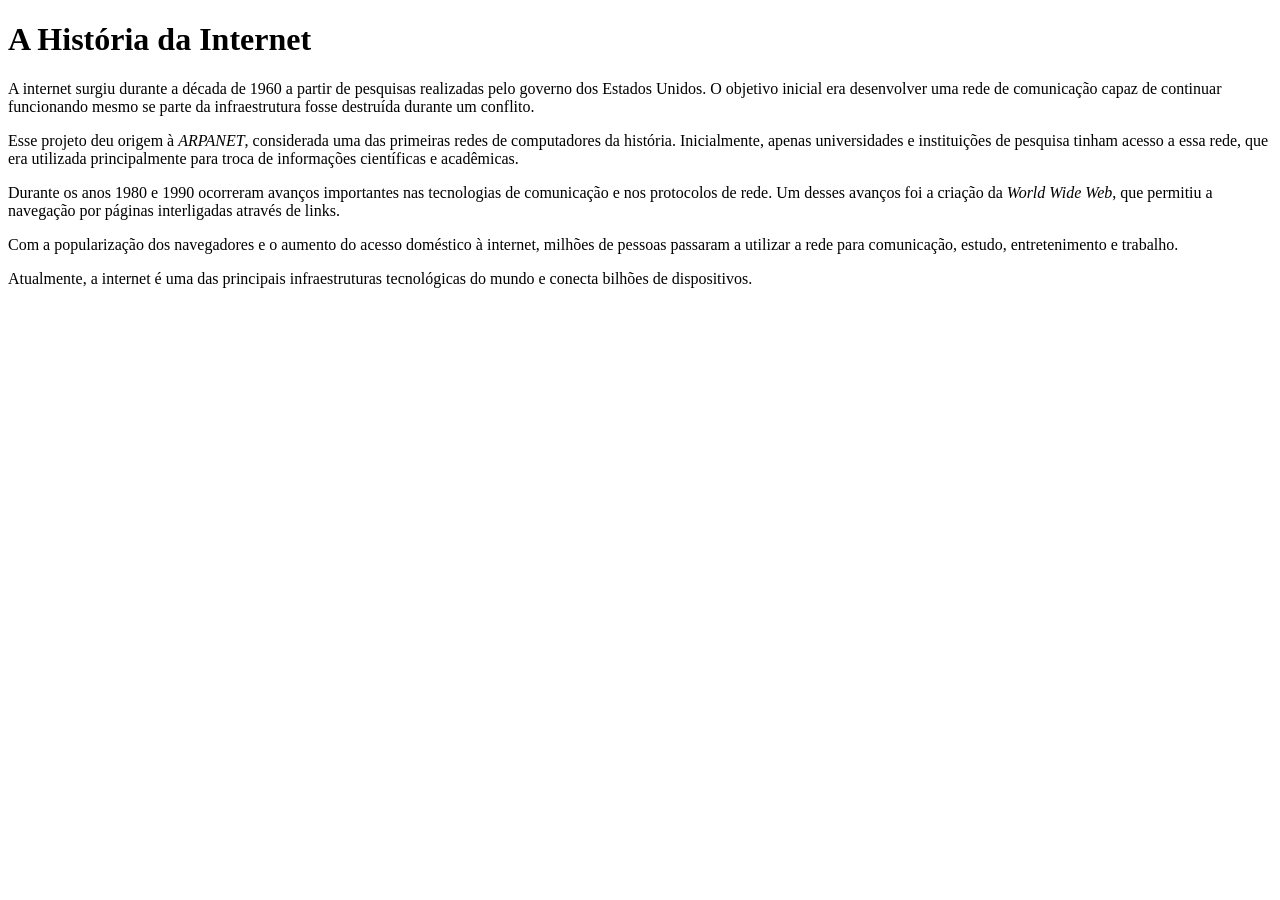
<file: EX01/index.html>
<!doctype html>
<html lang="pt-BR">
  <head>
    <meta charset="UTF-8" />
    <title>A História da Internet</title>
  </head>
  <body>
    <h1>A História da Internet</h1>

    <p>
      A internet surgiu durante a década de 1960 a partir de pesquisas
      realizadas pelo governo dos Estados Unidos. O objetivo inicial era
      desenvolver uma rede de comunicação capaz de continuar funcionando mesmo
      se parte da infraestrutura fosse destruída durante um conflito.
    </p>

    <p>
      Esse projeto deu origem à <em>ARPANET</em>, considerada uma das primeiras
      redes de computadores da história. Inicialmente, apenas universidades e
      instituições de pesquisa tinham acesso a essa rede, que era utilizada
      principalmente para troca de informações científicas e acadêmicas.
    </p>

    <p>
      Durante os anos 1980 e 1990 ocorreram avanços importantes nas tecnologias
      de comunicação e nos protocolos de rede. Um desses avanços foi a criação
      da <em>World Wide Web</em>, que permitiu a navegação por páginas
      interligadas através de links.
    </p>

    <p>
      Com a popularização dos navegadores e o aumento do acesso doméstico à
      internet, milhões de pessoas passaram a utilizar a rede para comunicação,
      estudo, entretenimento e trabalho.
    </p>

    <p>
      Atualmente, a internet é uma das principais infraestruturas tecnológicas
      do mundo e conecta bilhões de dispositivos.
    </p>
  </body>
</html>
</file>
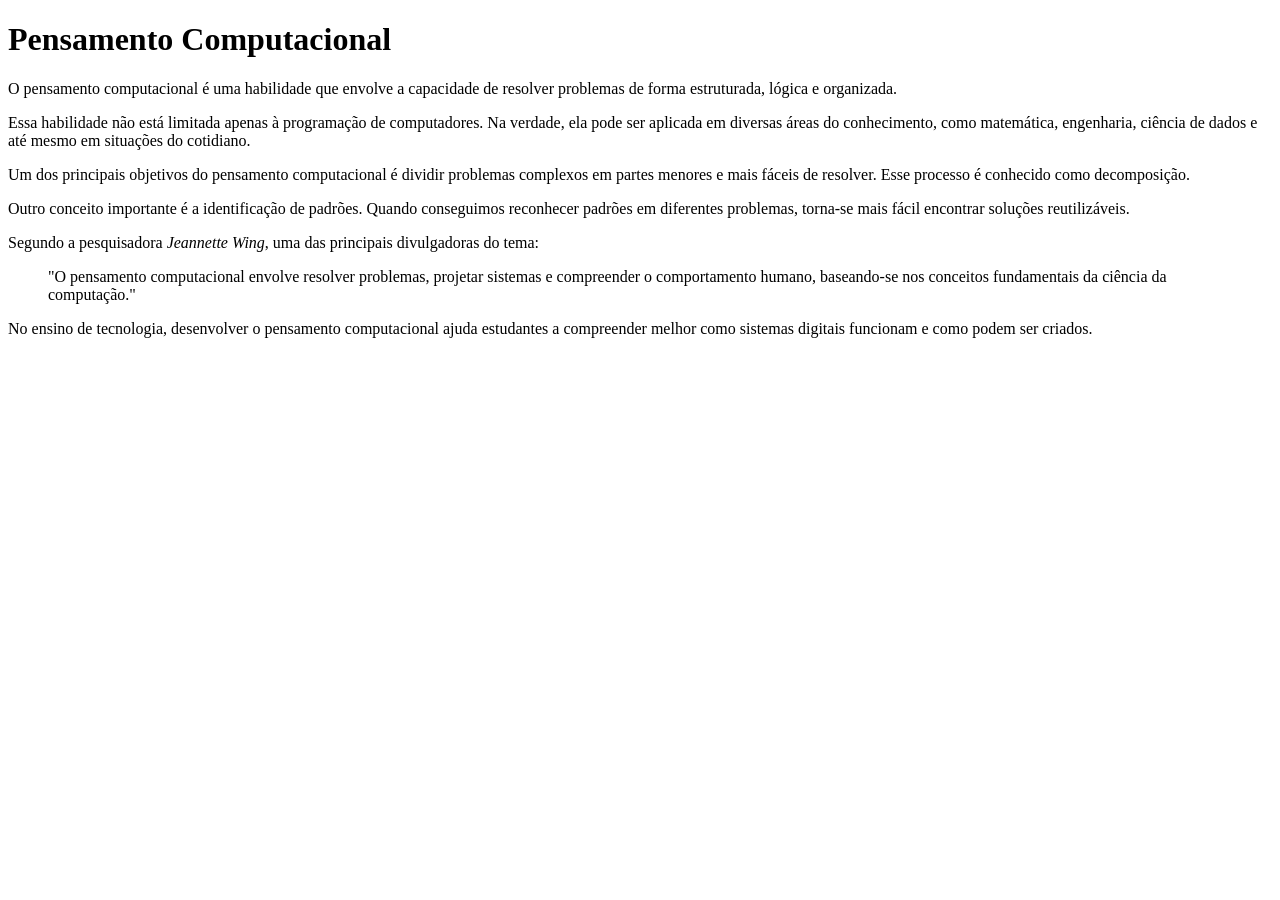
<file: EX02/index.html>
<!doctype html>
<html lang="pt-BR">
  <head>
    <meta charset="UTF-8" />
    <title>Pensamento Computacional</title>
  </head>
  <body>
    <h1>Pensamento Computacional</h1>

    <p>
      O pensamento computacional é uma habilidade que envolve a capacidade de
      resolver problemas de forma estruturada, lógica e organizada.
    </p>

    <p>
      Essa habilidade não está limitada apenas à programação de computadores. Na
      verdade, ela pode ser aplicada em diversas áreas do conhecimento, como
      matemática, engenharia, ciência de dados e até mesmo em situações do
      cotidiano.
    </p>

    <p>
      Um dos principais objetivos do pensamento computacional é dividir
      problemas complexos em partes menores e mais fáceis de resolver. Esse
      processo é conhecido como decomposição.
    </p>

    <p>
      Outro conceito importante é a identificação de padrões. Quando conseguimos
      reconhecer padrões em diferentes problemas, torna-se mais fácil encontrar
      soluções reutilizáveis.
    </p>

    <p>
      Segundo a pesquisadora <cite>Jeannette Wing</cite>, uma das principais
      divulgadoras do tema:
    </p>

    <blockquote>
      <p>
        "O pensamento computacional envolve resolver problemas, projetar
        sistemas e compreender o comportamento humano, baseando-se nos conceitos
        fundamentais da ciência da computação."
      </p>
    </blockquote>

    <p>
      No ensino de tecnologia, desenvolver o pensamento computacional ajuda
      estudantes a compreender melhor como sistemas digitais funcionam e como
      podem ser criados.
    </p>
  </body>
</html>
</file>
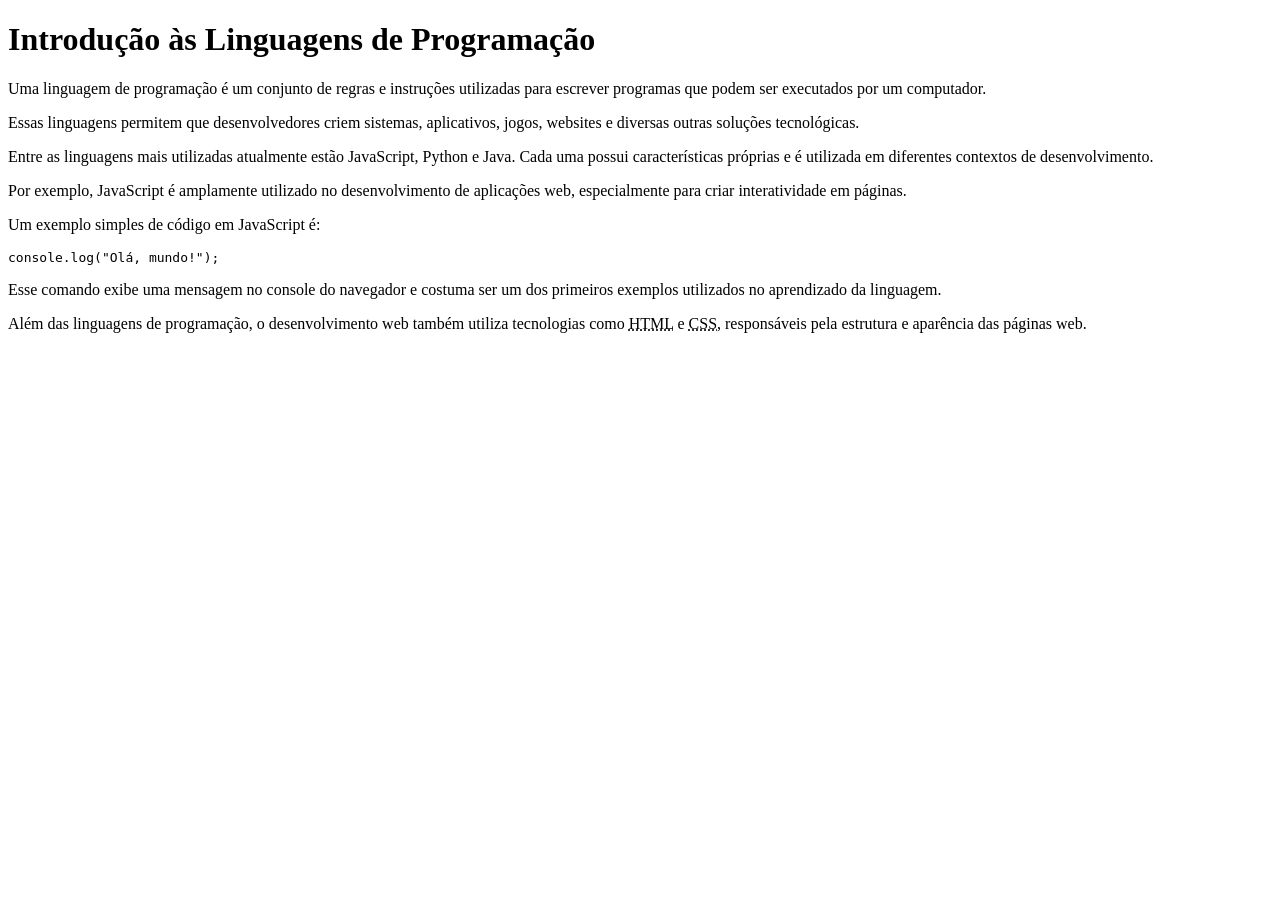
<file: EX03/index.html>
<!doctype html>
<html lang="pt-BR">
  <head>
    <meta charset="UTF-8" />
    <title>Introdução às Linguagens de Programação</title>
  </head>
  <body>
    <h1>Introdução às Linguagens de Programação</h1>

    <p>
      Uma linguagem de programação é um conjunto de regras e instruções
      utilizadas para escrever programas que podem ser executados por um
      computador.
    </p>

    <p>
      Essas linguagens permitem que desenvolvedores criem sistemas, aplicativos,
      jogos, websites e diversas outras soluções tecnológicas.
    </p>

    <p>
      Entre as linguagens mais utilizadas atualmente estão JavaScript, Python e
      Java. Cada uma possui características próprias e é utilizada em diferentes
      contextos de desenvolvimento.
    </p>

    <p>
      Por exemplo, JavaScript é amplamente utilizado no desenvolvimento de
      aplicações web, especialmente para criar interatividade em páginas.
    </p>

    <p>Um exemplo simples de código em JavaScript é:</p>

    <pre><code>console.log("Olá, mundo!");</code></pre>

    <p>
      Esse comando exibe uma mensagem no console do navegador e costuma ser um
      dos primeiros exemplos utilizados no aprendizado da linguagem.
    </p>

    <p>
      Além das linguagens de programação, o desenvolvimento web também utiliza
      tecnologias como <abbr title="HyperText Markup Language">HTML</abbr> e
      <abbr title="Cascading Style Sheets">CSS</abbr>, responsáveis pela
      estrutura e aparência das páginas web.
    </p>
  </body>
</html>
</file>
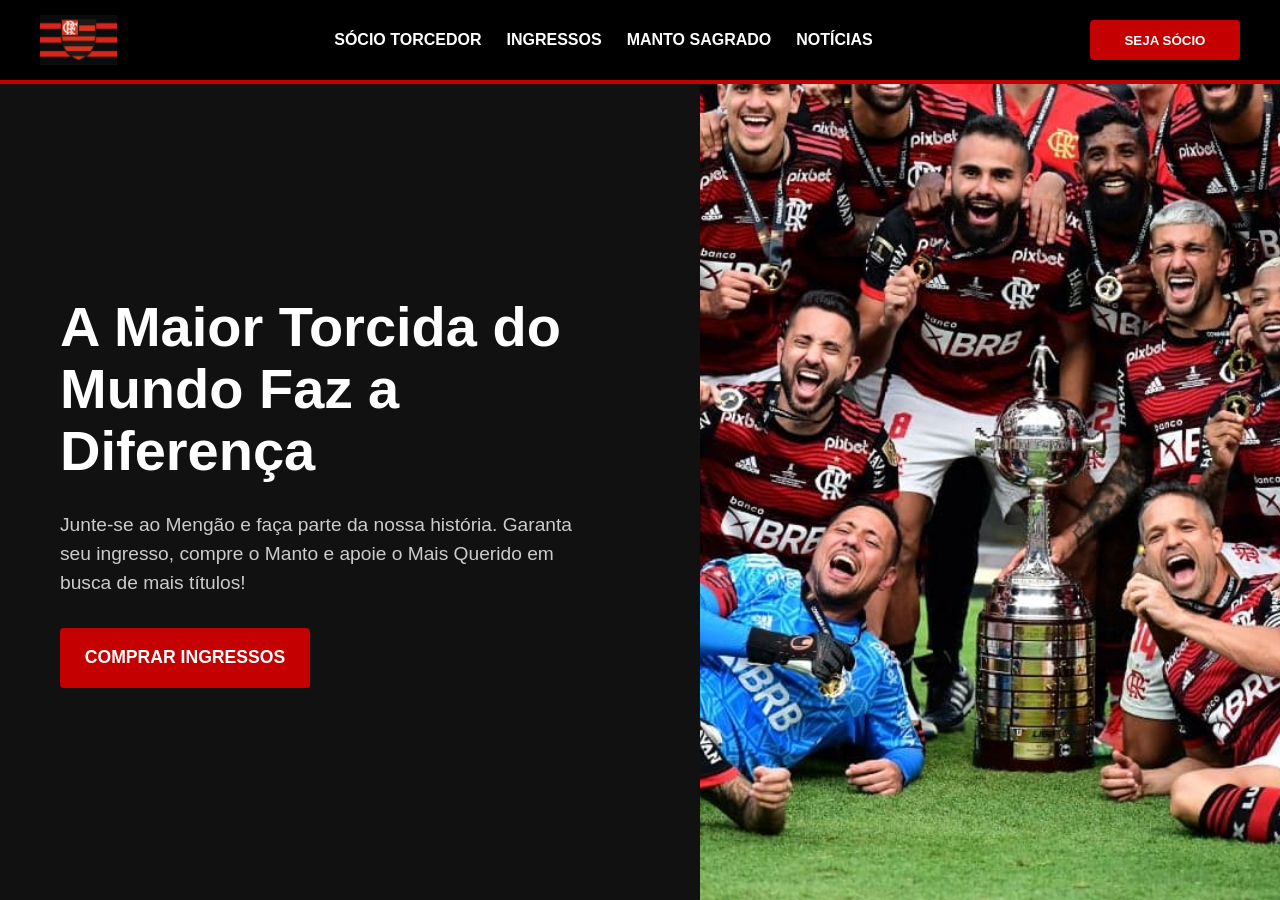
<file: Criação de layouts usando flexbox/layout1/index.html>
<!DOCTYPE html>
<html lang="pt-BR">
<head>
    <meta charset="UTF-8">
    <title>Layout 1 - Flamengo</title>
    <link rel="stylesheet" href="style.css">
</head>
<body>
    <header class="header">
        <img src="bandeiramengo.jpg" alt="Logo Flamengo" class="logo">
        
        <nav class="nav">
            <a href="#" class="nav-item">Sócio Torcedor</a>
            <a href="#" class="nav-item">Ingressos</a>
            <a href="#" class="nav-item">Manto Sagrado</a>
            <a href="#" class="nav-item">Notícias</a>
        </nav>
        
        <button class="btn-primary">Seja Sócio</button>
    </header>

    <main class="main-content">
        <section class="left-panel">
            <h1 class="h1-text">A Maior Torcida do Mundo Faz a Diferença</h1>
            <p class="p-text">Junte-se ao Mengão e faça parte da nossa história. Garanta seu ingresso, compre o Manto e apoie o Mais Querido em busca de mais títulos!</p>
            <button class="btn-secondary">Comprar Ingressos</button>
        </section>

        <section class="right-panel">
            <img src="LibertadoresMengo.jpeg" alt="Campeões da Libertadores" class="hero-image">
        </section>
    </main>
</body>
</html>
</file>
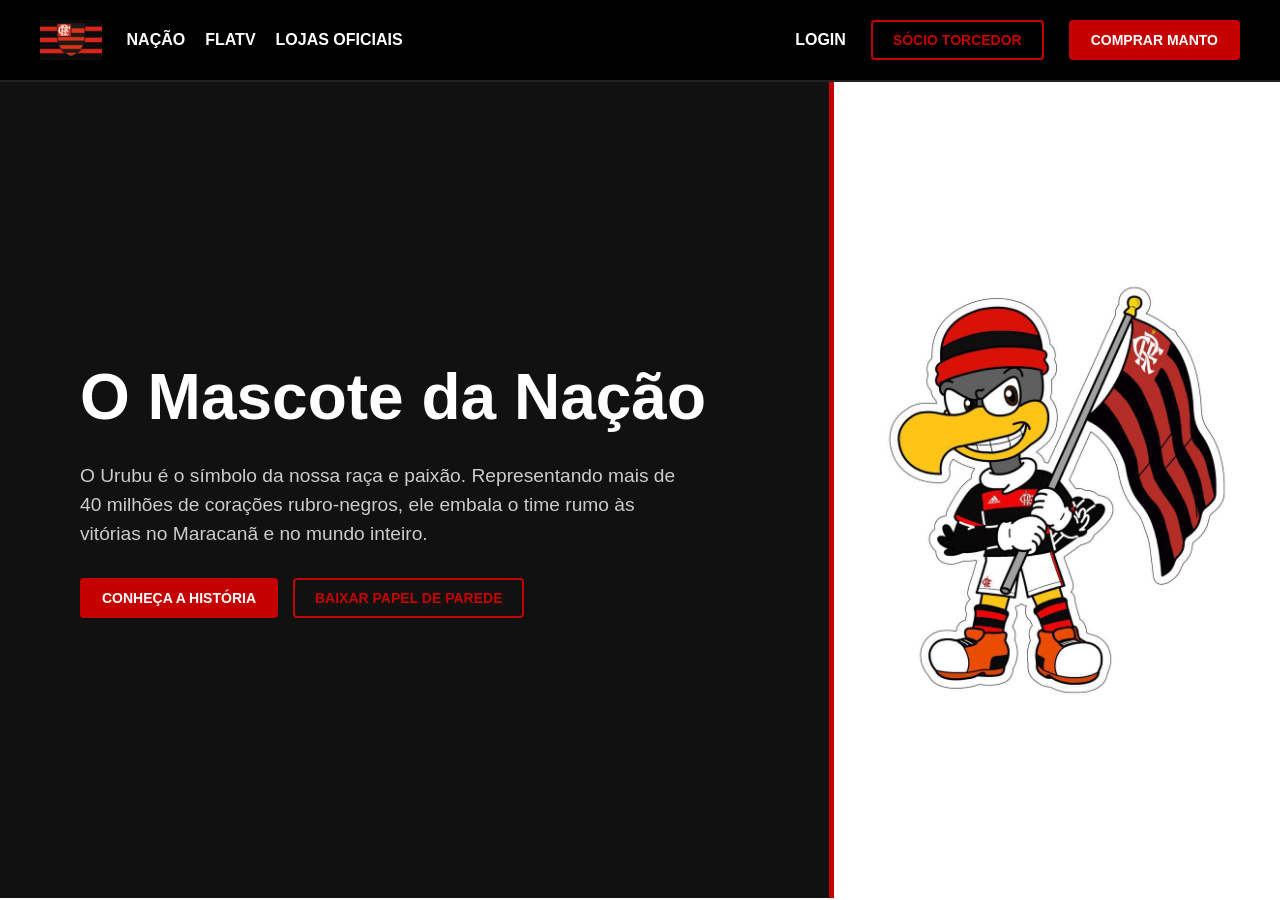
<file: Criação de layouts usando flexbox/layout2/index.html>
<!DOCTYPE html>
<html lang="pt-BR">
<head>
    <meta charset="UTF-8">
    <title>Layout 2 - Flamengo</title>
    <link rel="stylesheet" href="style.css">
</head>
<body>
    <header class="header">
        <div class="header-left">
            <img src="bandeiramengo.jpg" alt="Logo" class="logo">
            <nav class="nav">
                <a href="#" class="nav-item">Nação</a>
                <a href="#" class="nav-item">FlaTV</a>
                <a href="#" class="nav-item">Lojas Oficiais</a>
            </nav>
        </div>
        <div class="header-right">
            <a href="#" class="nav-item">Login</a>
            <button class="btn-outline">Sócio Torcedor</button>
            <button class="btn-solid">Comprar Manto</button>
        </div>
    </header>

    <main class="main-content">
        <section class="left-panel">
            <h1 class="h1-text">O Mascote da Nação</h1>
            <p class="p-text">O Urubu é o símbolo da nossa raça e paixão. Representando mais de 40 milhões de corações rubro-negros, ele embala o time rumo às vitórias no Maracanã e no mundo inteiro.</p>
            <div class="action-group">
                <button class="btn-solid">Conheça a História</button>
                <button class="btn-outline">Baixar Papel de Parede</button>
            </div>
        </section>

        <section class="right-panel">
            <img src="logoMengo.jpg" alt="Mascote Flamengo" class="visual-img">
        </section>
    </main>
</body>
</html>
</file>
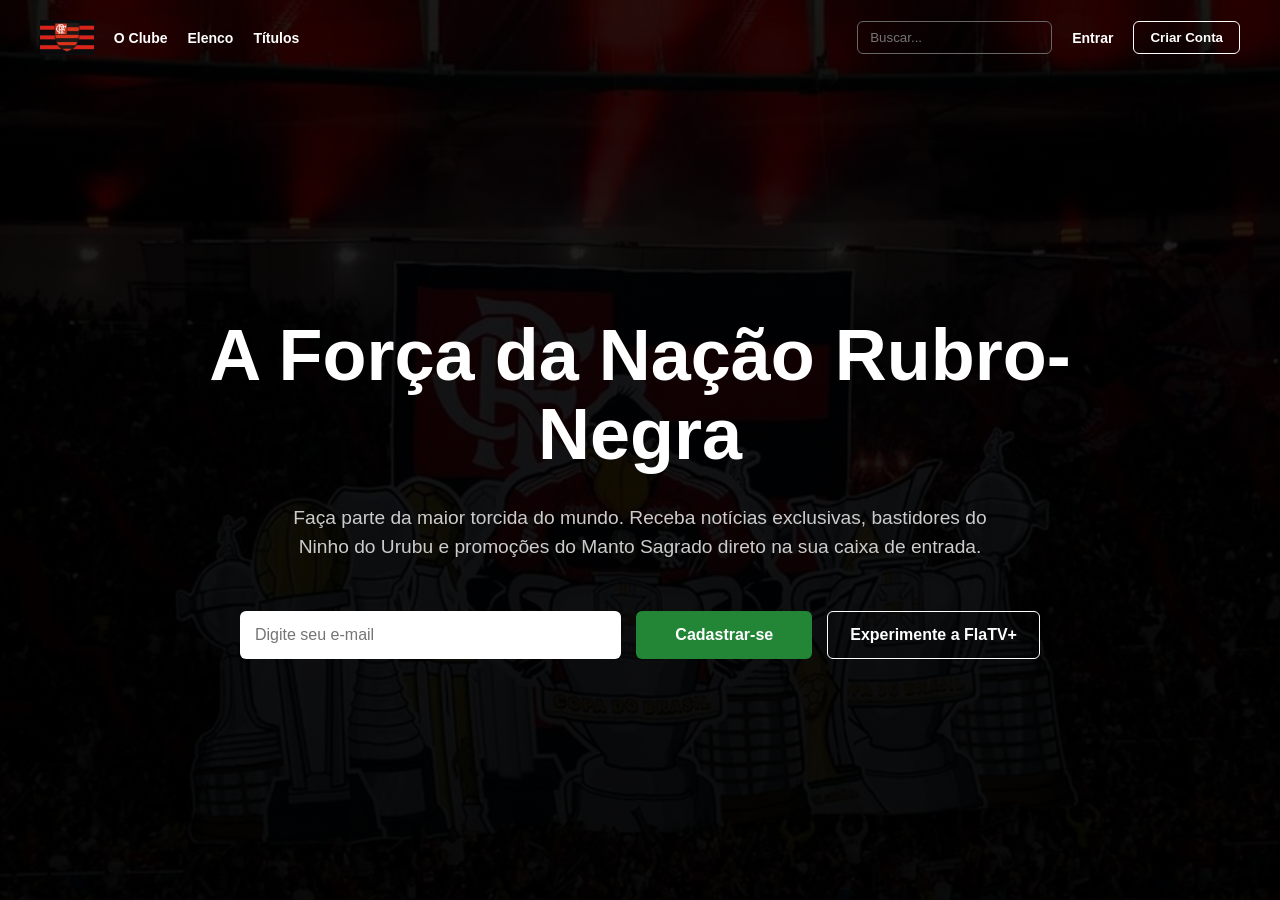
<file: Criação de layouts usando flexbox/layout3/index.html>
<!DOCTYPE html>
<html lang="pt-BR">
<head>
    <meta charset="UTF-8">
    <title>Layout 3 - Flamengo</title>
    <link rel="stylesheet" href="style.css">
</head>
<body>
    <header class="header">
        <div class="nav-left">
            <img src="bandeiramengo.jpg" alt="Logo" class="logo">
            <nav class="nav">
                <a href="#">O Clube</a>
                <a href="#">Elenco</a>
                <a href="#">Títulos</a>
            </nav>
        </div>
        <div class="nav-right">
            <input type="text" placeholder="Buscar..." class="search-input">
            <a href="#" class="login-link">Entrar</a>
            <button class="btn-signup">Criar Conta</button>
        </div>
    </header>

    <main class="main-content">
        <h1 class="main-title">A Força da Nação Rubro-Negra</h1>
        <p class="sub-text">Faça parte da maior torcida do mundo. Receba notícias exclusivas, bastidores do Ninho do Urubu e promoções do Manto Sagrado direto na sua caixa de entrada.</p>
        
        <div class="form-group">
            <input type="email" placeholder="Digite seu e-mail" class="email-input">
            <button class="btn-submit">Cadastrar-se</button>
            <button class="btn-outline-white">Experimente a FlaTV+</button>
        </div>
    </main>
</body>
</html>
</file>
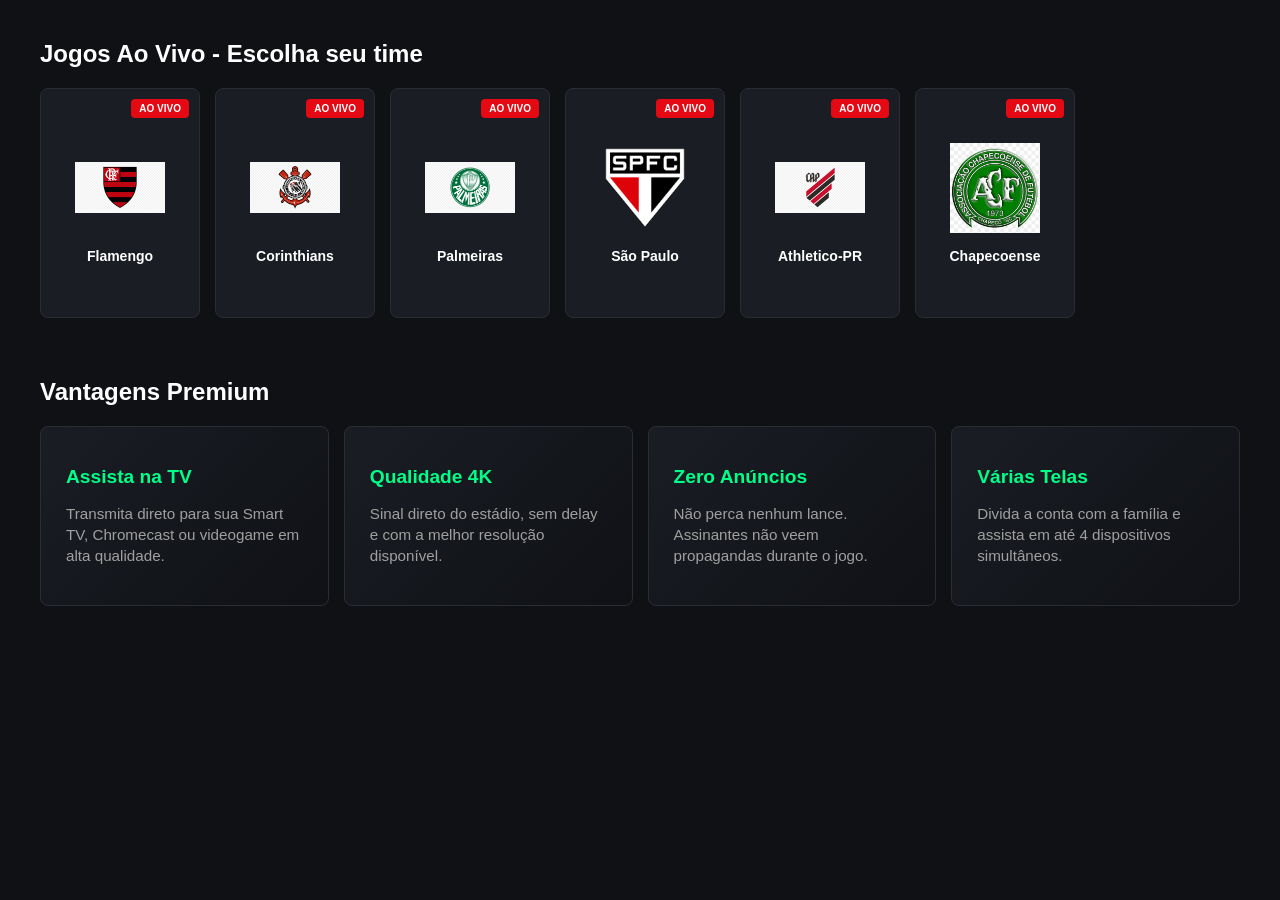
<file: Criação de layouts usando flexbox/layout4/index.html>
<!DOCTYPE html>
<html lang="pt-BR">
<head>
    <meta charset="UTF-8">
    <title>Layout 4 - Futebol Ao Vivo</title>
    <link rel="stylesheet" href="style.css">
</head>
<body>
    <main class="container">
        <section class="row">
            <h2 class="section-title">Jogos Ao Vivo - Escolha seu time</h2>
            <div class="cards-flex">
                <div class="card-v">
                    <img src="flamengo.png" alt="Flamengo">
                    <span class="team-name">Flamengo</span>
                    <div class="live-badge">AO VIVO</div>
                </div>
                <div class="card-v">
                    <img src="corinthians.png" alt="Corinthians">
                    <span class="team-name">Corinthians</span>
                    <div class="live-badge">AO VIVO</div>
                </div>
                <div class="card-v">
                    <img src="palmeiras.png" alt="Palmeiras">
                    <span class="team-name">Palmeiras</span>
                    <div class="live-badge">AO VIVO</div>
                </div>
                <div class="card-v">
                    <img src="sao-paulo.png" alt="São Paulo">
                    <span class="team-name">São Paulo</span>
                    <div class="live-badge">AO VIVO</div>
                </div>
                <div class="card-v">
                    <img src="athletico-paranaense.png" alt="Athletico-PR">
                    <span class="team-name">Athletico-PR</span>
                    <div class="live-badge">AO VIVO</div>
                </div>
                <div class="card-v">
                    <img src="chape.png" alt="Chapecoense">
                    <span class="team-name">Chapecoense</span>
                    <div class="live-badge">AO VIVO</div>
                </div>
            </div>
        </section>

        <section class="row">
            <h2 class="section-title">Vantagens Premium</h2>
            <div class="cards-flex">
                <div class="card-h">
                    <h3 class="card-h-title">Assista na TV</h3>
                    <p class="card-h-text">Transmita direto para sua Smart TV, Chromecast ou videogame em alta qualidade.</p>
                </div>
                <div class="card-h">
                    <h3 class="card-h-title">Qualidade 4K</h3>
                    <p class="card-h-text">Sinal direto do estádio, sem delay e com a melhor resolução disponível.</p>
                </div>
                <div class="card-h">
                    <h3 class="card-h-title">Zero Anúncios</h3>
                    <p class="card-h-text">Não perca nenhum lance. Assinantes não veem propagandas durante o jogo.</p>
                </div>
                <div class="card-h">
                    <h3 class="card-h-title">Várias Telas</h3>
                    <p class="card-h-text">Divida a conta com a família e assista em até 4 dispositivos simultâneos.</p>
                </div>
            </div>
        </section>
    </main>
</body>
</html>
</file>
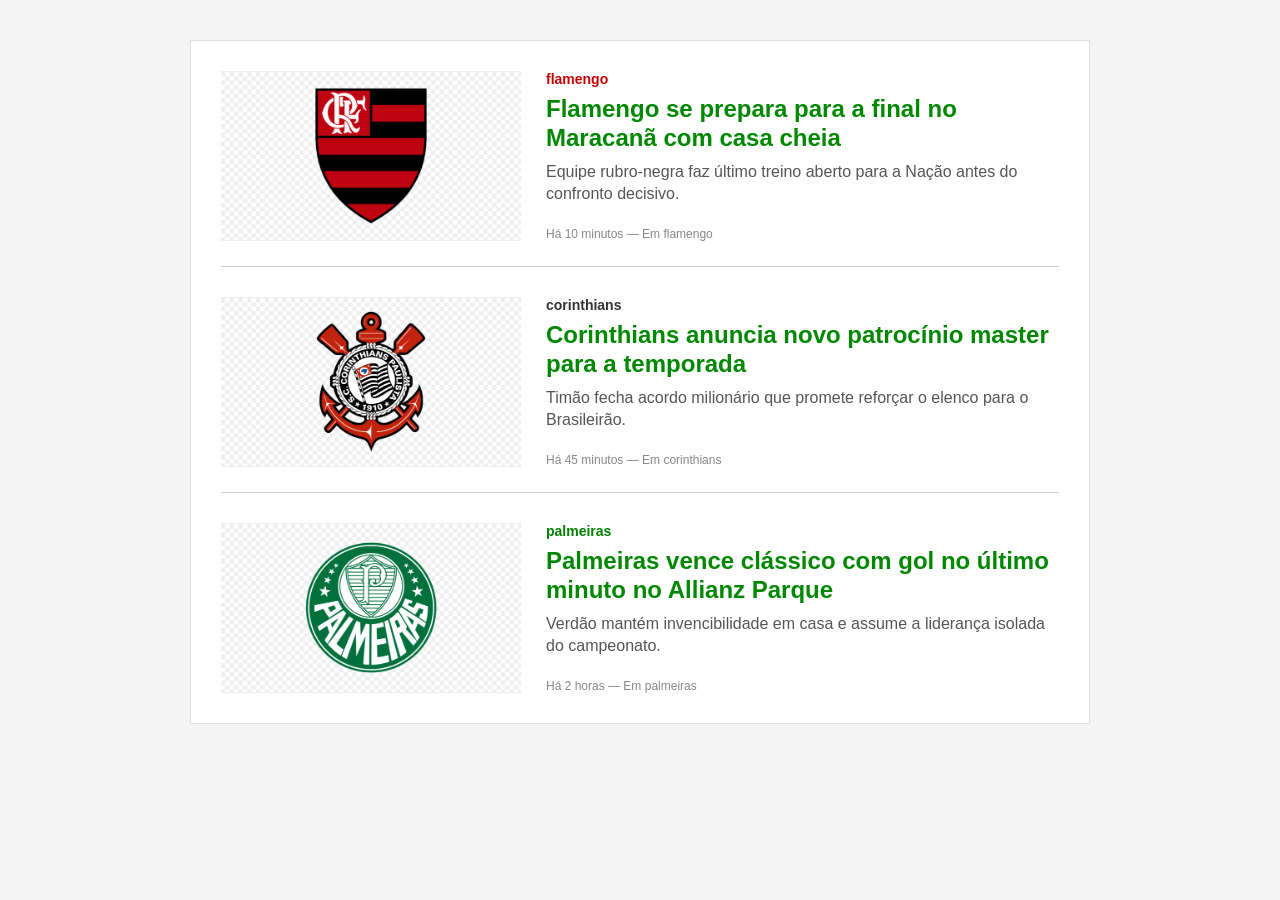
<file: Criação de layouts usando flexbox/layout5/index.html>
<!DOCTYPE html>
<html lang="pt-BR">
<head>
    <meta charset="UTF-8">
    <title>Layout 5 - Notícias</title>
    <link rel="stylesheet" href="style.css">
</head>
<body>
    <main class="news-feed">
        <article class="news-item">
            <img src="flamengo.png" alt="Notícia Flamengo" class="news-thumb">
            <div class="news-content">
                <span class="category flamengo">flamengo</span>
                <h2 class="news-title">Flamengo se prepara para a final no Maracanã com casa cheia</h2>
                <p class="news-subtitle">Equipe rubro-negra faz último treino aberto para a Nação antes do confronto decisivo.</p>
                <span class="timestamp">Há 10 minutos — Em flamengo</span>
            </div>
        </article>

        <article class="news-item">
            <img src="corinthians.png" alt="Notícia Corinthians" class="news-thumb">
            <div class="news-content">
                <span class="category corinthians">corinthians</span>
                <h2 class="news-title">Corinthians anuncia novo patrocínio master para a temporada</h2>
                <p class="news-subtitle">Timão fecha acordo milionário que promete reforçar o elenco para o Brasileirão.</p>
                <span class="timestamp">Há 45 minutos — Em corinthians</span>
            </div>
        </article>

        <article class="news-item">
            <img src="palmeiras.png" alt="Notícia Palmeiras" class="news-thumb">
            <div class="news-content">
                <span class="category palmeiras">palmeiras</span>
                <h2 class="news-title">Palmeiras vence clássico com gol no último minuto no Allianz Parque</h2>
                <p class="news-subtitle">Verdão mantém invencibilidade em casa e assume a liderança isolada do campeonato.</p>
                <span class="timestamp">Há 2 horas — Em palmeiras</span>
            </div>
        </article>
    </main>
</body>
</html>
</file>
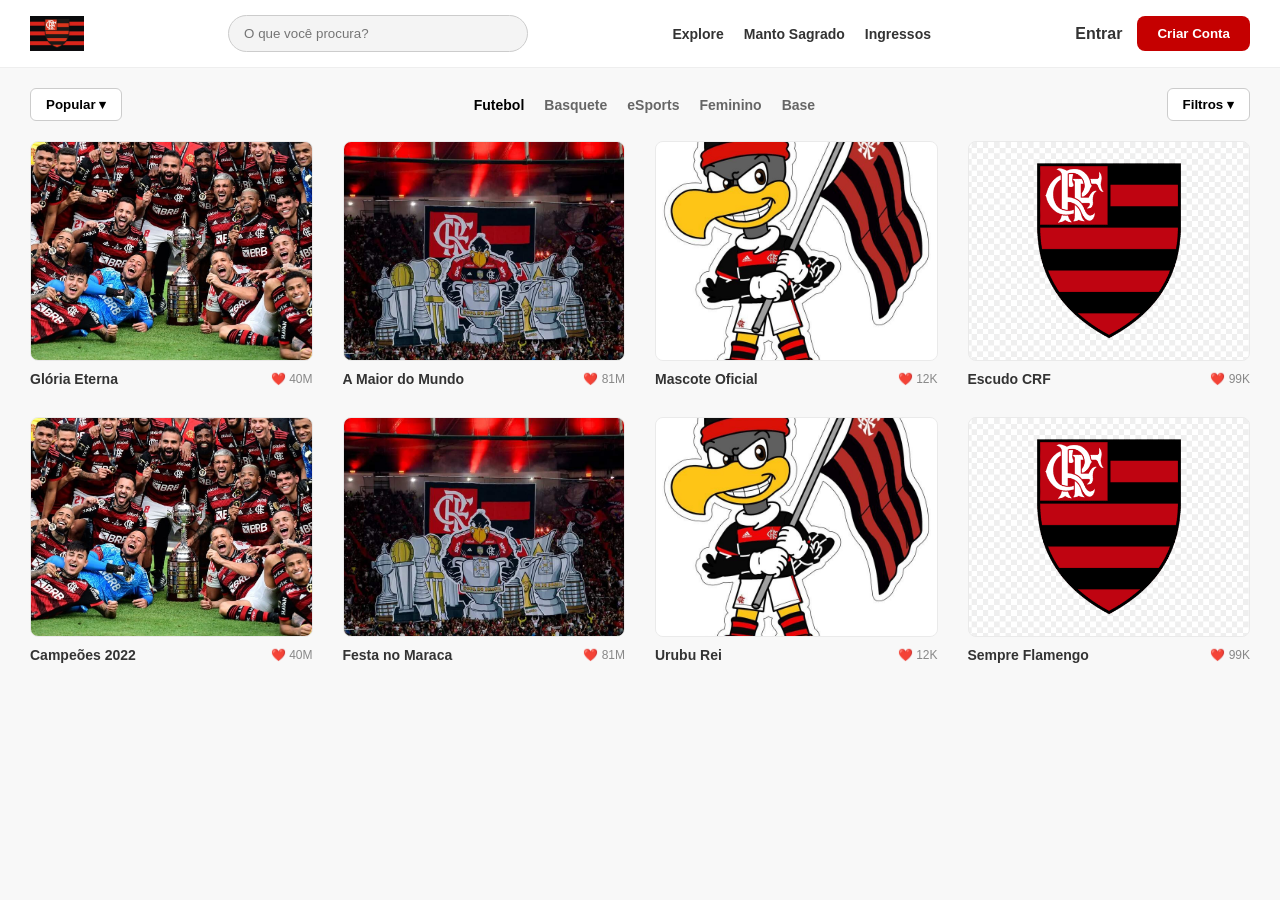
<file: Criação de layouts usando flexbox/layout6/index.html>
<!doctype html>
<html lang="pt-BR">
  <head>
    <meta charset="UTF-8" />
    <title>Layout 6 - Grid Flamengo</title>
    <link rel="stylesheet" href="style.css" />
  </head>
  <body>
    <header class="header">
      <img src="bandeiramengo.jpg" alt="Logo" class="logo" />
      <div class="search-bar">
        <input type="text" placeholder="O que você procura?" />
      </div>
      <nav class="nav">
        <a href="#">Explore</a>
        <a href="#">Manto Sagrado</a>
        <a href="#">Ingressos</a>
      </nav>
      <div class="auth-buttons">
        <a href="#" class="login">Entrar</a>
        <button class="signup">Criar Conta</button>
      </div>
    </header>

    <div class="filters-section">
      <button class="btn-filter">Popular ▾</button>
      <nav class="categories">
        <a href="#" class="active">Futebol</a>
        <a href="#">Basquete</a>
        <a href="#">eSports</a>
        <a href="#">Feminino</a>
        <a href="#">Base</a>
      </nav>
      <button class="btn-filter">Filtros ▾</button>
    </div>

    <main class="grid-container">
      <article class="card">
        <img src="LibertadoresMengo.jpeg" alt="Libertadores" class="card-img" />
        <div class="card-footer">
          <span class="card-title">Glória Eterna</span>
          <span class="card-stats">❤️ 40M</span>
        </div>
      </article>
      <article class="card">
        <img src="Torcida-do-Flamengo.jpg" alt="Torcida" class="card-img" />
        <div class="card-footer">
          <span class="card-title">A Maior do Mundo</span>
          <span class="card-stats">❤️ 81M</span>
        </div>
      </article>
      <article class="card">
        <img src="logoMengo.jpg" alt="Mascote" class="card-img" />
        <div class="card-footer">
          <span class="card-title">Mascote Oficial</span>
          <span class="card-stats">❤️ 12K</span>
        </div>
      </article>
      <article class="card">
        <img src="flamengo.png" alt="Escudo" class="card-img" />
        <div class="card-footer">
          <span class="card-title">Escudo CRF</span>
          <span class="card-stats">❤️ 99K</span>
        </div>
      </article>
      <article class="card">
        <img src="LibertadoresMengo.jpeg" alt="Libertadores" class="card-img" />
        <div class="card-footer">
          <span class="card-title">Campeões 2022</span>
          <span class="card-stats">❤️ 40M</span>
        </div>
      </article>
      <article class="card">
        <img src="Torcida-do-Flamengo.jpg" alt="Torcida" class="card-img" />
        <div class="card-footer">
          <span class="card-title">Festa no Maraca</span>
          <span class="card-stats">❤️ 81M</span>
        </div>
      </article>
      <article class="card">
        <img src="logoMengo.jpg" alt="Mascote" class="card-img" />
        <div class="card-footer">
          <span class="card-title">Urubu Rei</span>
          <span class="card-stats">❤️ 12K</span>
        </div>
      </article>
      <article class="card">
        <img src="flamengo.png" alt="Escudo" class="card-img" />
        <div class="card-footer">
          <span class="card-title">Sempre Flamengo</span>
          <span class="card-stats">❤️ 99K</span>
        </div>
      </article>
    </main>
  </body>
</html>
</file>
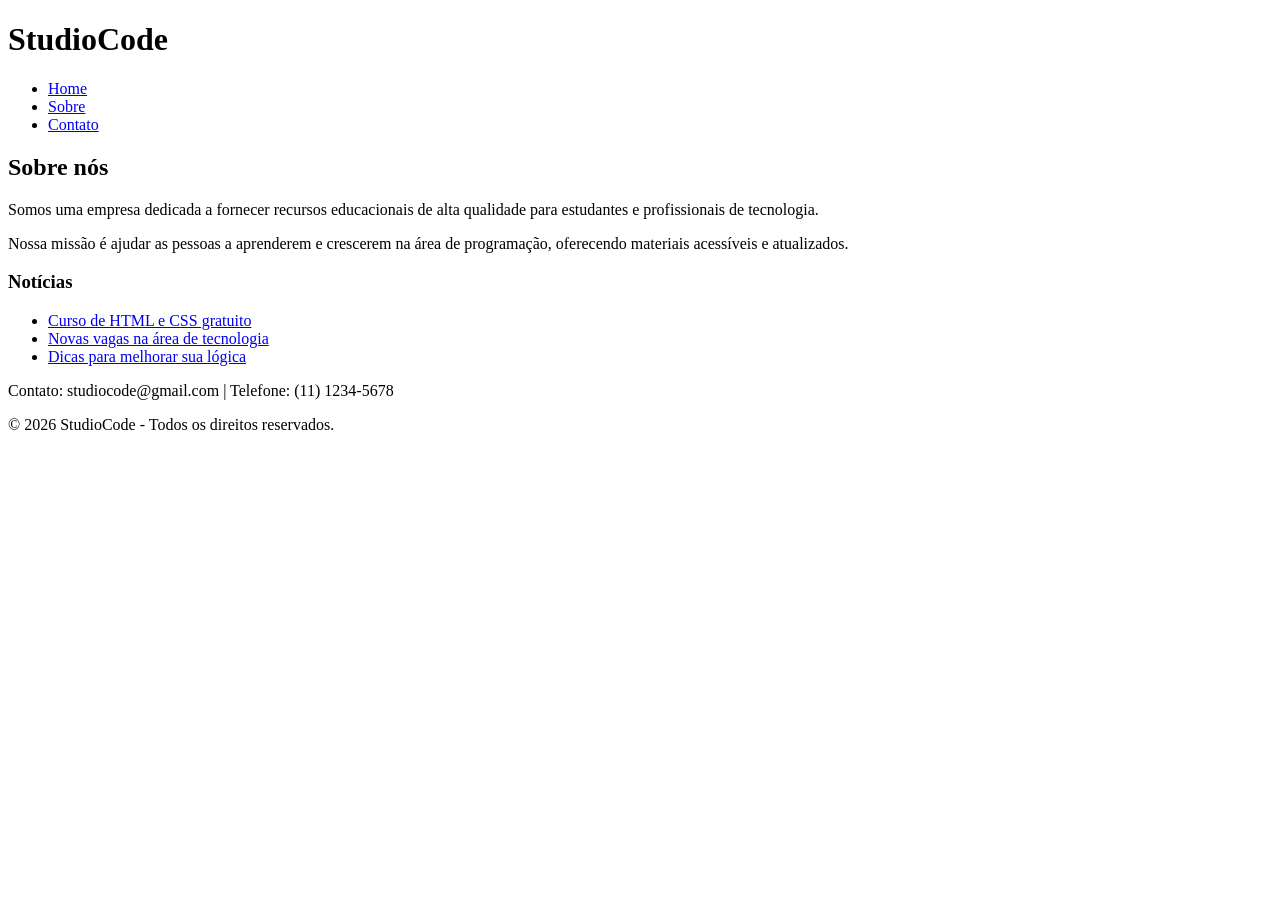
<file: Estrutura HTML Semântico/ex01/index.html>
<!DOCTYPE html>
<html lang="pt-br">
<head>
    <meta charset="UTF-8">
    <meta name="viewport" content="width=device-width, initial-scale=1.0">
    <title>Ex01 - StudioCode - Home</title>
</head>
<body>
    <header>
        <h1>StudioCode</h1>
        <nav>
            <ul>
                <li><a href="#home">Home</a></li>
                <li><a href="#sobre">Sobre</a></li>
                <li><a href="#contato">Contato</a></li>
            </ul>
        </nav>
    </header>

    <main>
        <section id="sobre">
            <h2>Sobre nós</h2>
            <p>Somos uma empresa dedicada a fornecer recursos educacionais de alta qualidade para estudantes e profissionais de tecnologia.</p>
            <p>Nossa missão é ajudar as pessoas a aprenderem e crescerem na área de programação, oferecendo materiais acessíveis e atualizados.</p>
        </section>
    </main>

    <aside>
        <h3>Notícias</h3>
        <ul>
            <li><a href="#">Curso de HTML e CSS gratuito</a></li>
            <li><a href="#">Novas vagas na área de tecnologia</a></li>
            <li><a href="#">Dicas para melhorar sua lógica</a></li>
        </ul>
    </aside>

    <footer>
        <p>Contato: studiocode@gmail.com | Telefone: (11) 1234-5678</p>
        <p>&copy; 2026 StudioCode - Todos os direitos reservados.</p>
    </footer>
</body>
</html>
</file>
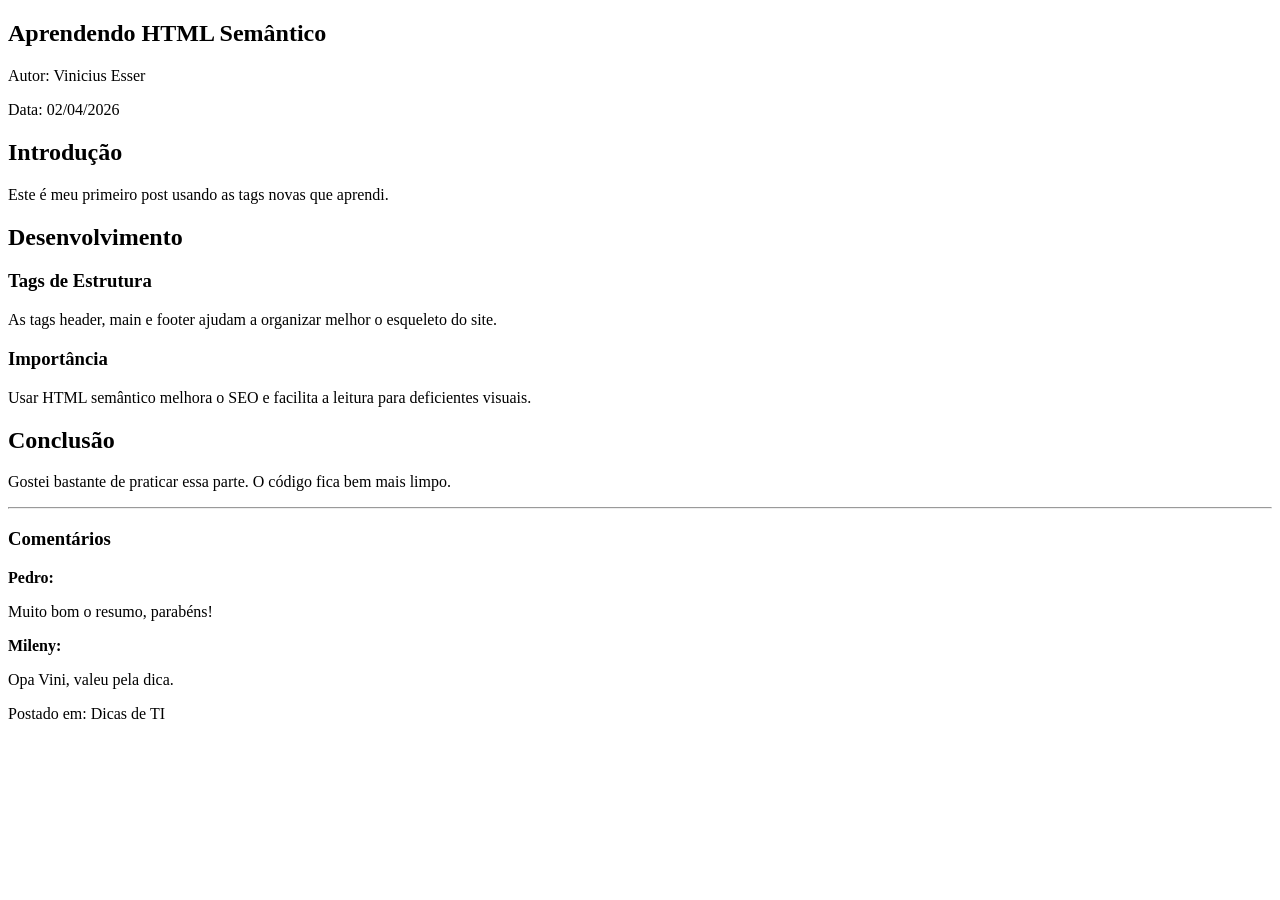
<file: Estrutura HTML Semântico/ex02/index.html>
<!DOCTYPE html>
<html lang="pt-br">
<head>
    <meta charset="UTF-8">
    <meta name="viewport" content="width=device-width, initial-scale=1.0">
    <title>Ex02 - Meu Blog</title>
</head>
<body>
    <article>
        <header>
            <h1>Aprendendo HTML Semântico</h1>
            <p>Autor: Vinicius Esser</p>
            <p>Data: <time datetime="2026-04-02">02/04/2026</time></p>
        </header>

        <section>
            <h2>Introdução</h2>
            <p>Este é meu primeiro post usando as tags novas que aprendi.</p>
        </section>

        <section>
            <h2>Desenvolvimento</h2>
            <h3>Tags de Estrutura</h3>
            <p>As tags header, main e footer ajudam a organizar melhor o esqueleto do site.</p>
            
            <h3>Importância</h3>
            <p>Usar HTML semântico melhora o SEO e facilita a leitura para deficientes visuais.</p>
        </section>

        <section>
            <h2>Conclusão</h2>
            <p>Gostei bastante de praticar essa parte. O código fica bem mais limpo.</p>
        </section>

        <hr>
        <section>
            <h3>Comentários</h3>
            <article>
                <header><strong>Pedro:</strong></header>
                <p>Muito bom o resumo, parabéns!</p>
            </article>
            <article>
                <header><strong>Mileny:</strong></header>
                <p>Opa Vini, valeu pela dica.</p>
            </article>
        </section>

        <footer>
            <p>Postado em: Dicas de TI</p>
        </footer>
    </article>
</body>
</html>
</file>
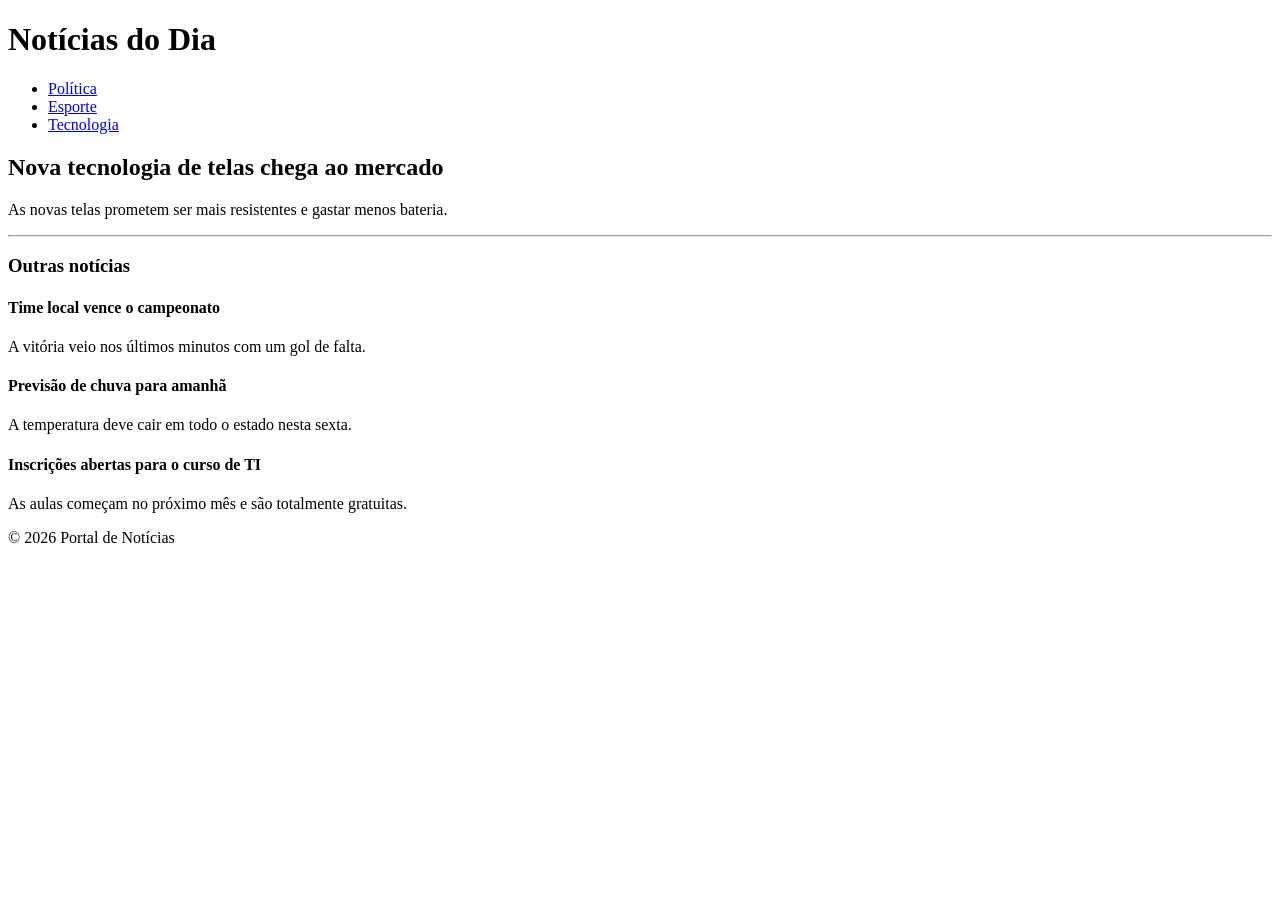
<file: Estrutura HTML Semântico/ex03/index.html>
<!DOCTYPE html>
<html lang="pt-br">
<head>
    <meta charset="UTF-8">
    <meta name="viewport" content="width=device-width, initial-scale=1.0">
    <title>Ex03 - Portal de Notícias</title>
</head>
<body>
    <header>
        <h1>Notícias do Dia</h1>
        <nav>
            <ul>
                <li><a href="#">Política</a></li>
                <li><a href="#">Esporte</a></li>
                <li><a href="#">Tecnologia</a></li>
            </ul>
        </nav>
    </header>

    <main>
        <section>
            <article>
                <h2>Nova tecnologia de telas chega ao mercado</h2>
                <p>As novas telas prometem ser mais resistentes e gastar menos bateria.</p>
            </article>
        </section>

        <hr>
        <section>
            <h3>Outras notícias</h3>
            <article>
                <h4>Time local vence o campeonato</h4>
                <p>A vitória veio nos últimos minutos com um gol de falta.</p>
            </article>
            <article>
                <h4>Previsão de chuva para amanhã</h4>
                <p>A temperatura deve cair em todo o estado nesta sexta.</p>
            </article>
            <article>
                <h4>Inscrições abertas para o curso de TI</h4>
                <p>As aulas começam no próximo mês e são totalmente gratuitas.</p>
            </article>
        </section>
    </main>

    <footer>
        <p>&copy; 2026 Portal de Notícias</p>
    </footer>
</body>
</html>
</file>
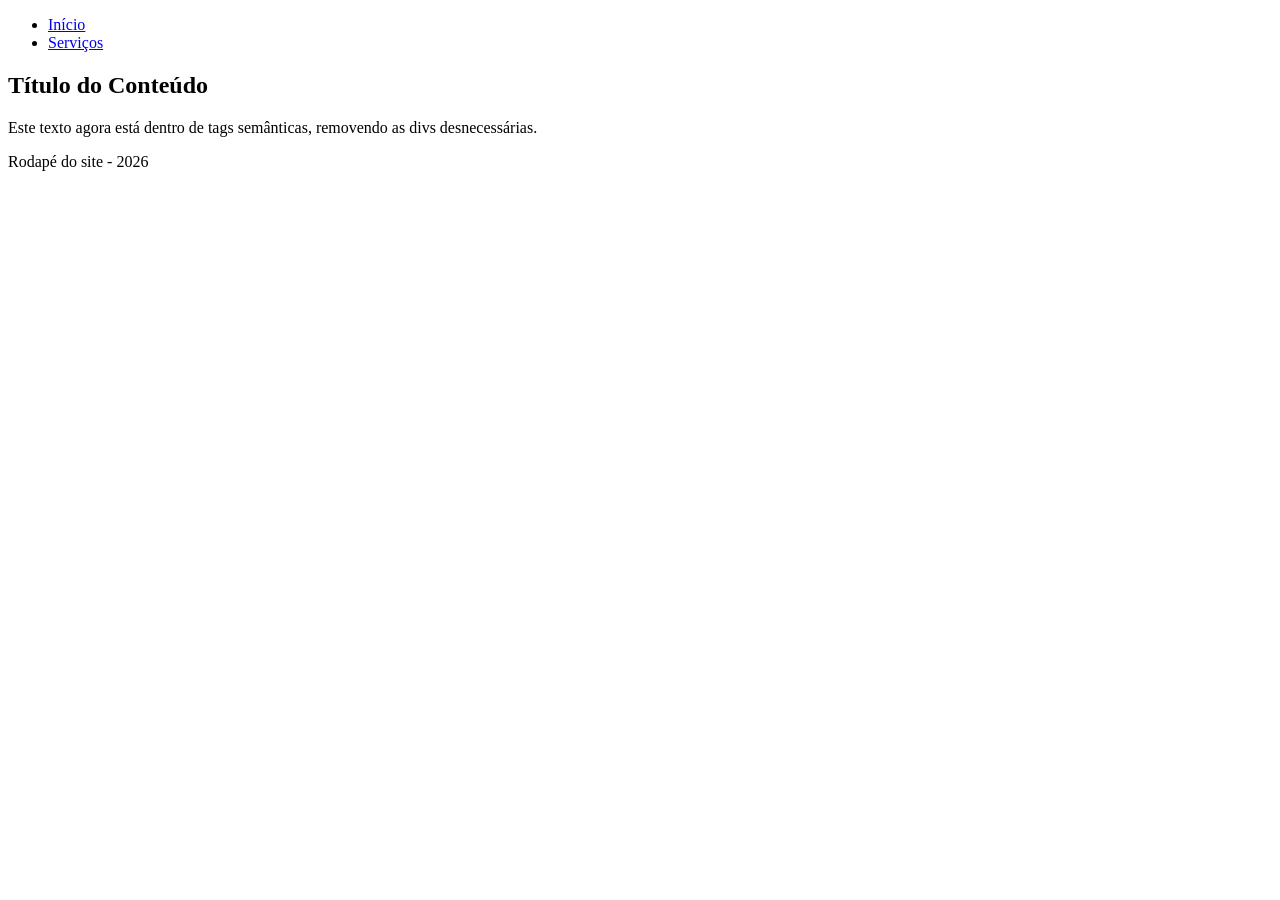
<file: Estrutura HTML Semântico/ex04/index.html>
<!DOCTYPE html>
<html lang="pt-br">
<head>
    <meta charset="UTF-8">
    <meta name="viewport" content="width=device-width, initial-scale=1.0">
    <title>Ex04 - Refatoração</title>
</head>
<body>

    <nav>
        <ul>
            <li><a href="#">Início</a></li>
            <li><a href="#">Serviços</a></li>
        </ul>
    </nav>

    <main>
        <article>
            <header>
                <h1>Título do Conteúdo</h1>
            </header>
            <p>Este texto agora está dentro de tags semânticas, removendo as divs desnecessárias.</p>
        </article>
    </main>

    <footer>
        <p>Rodapé do site - 2026</p>
    </footer>

</body>
</html>
</file>
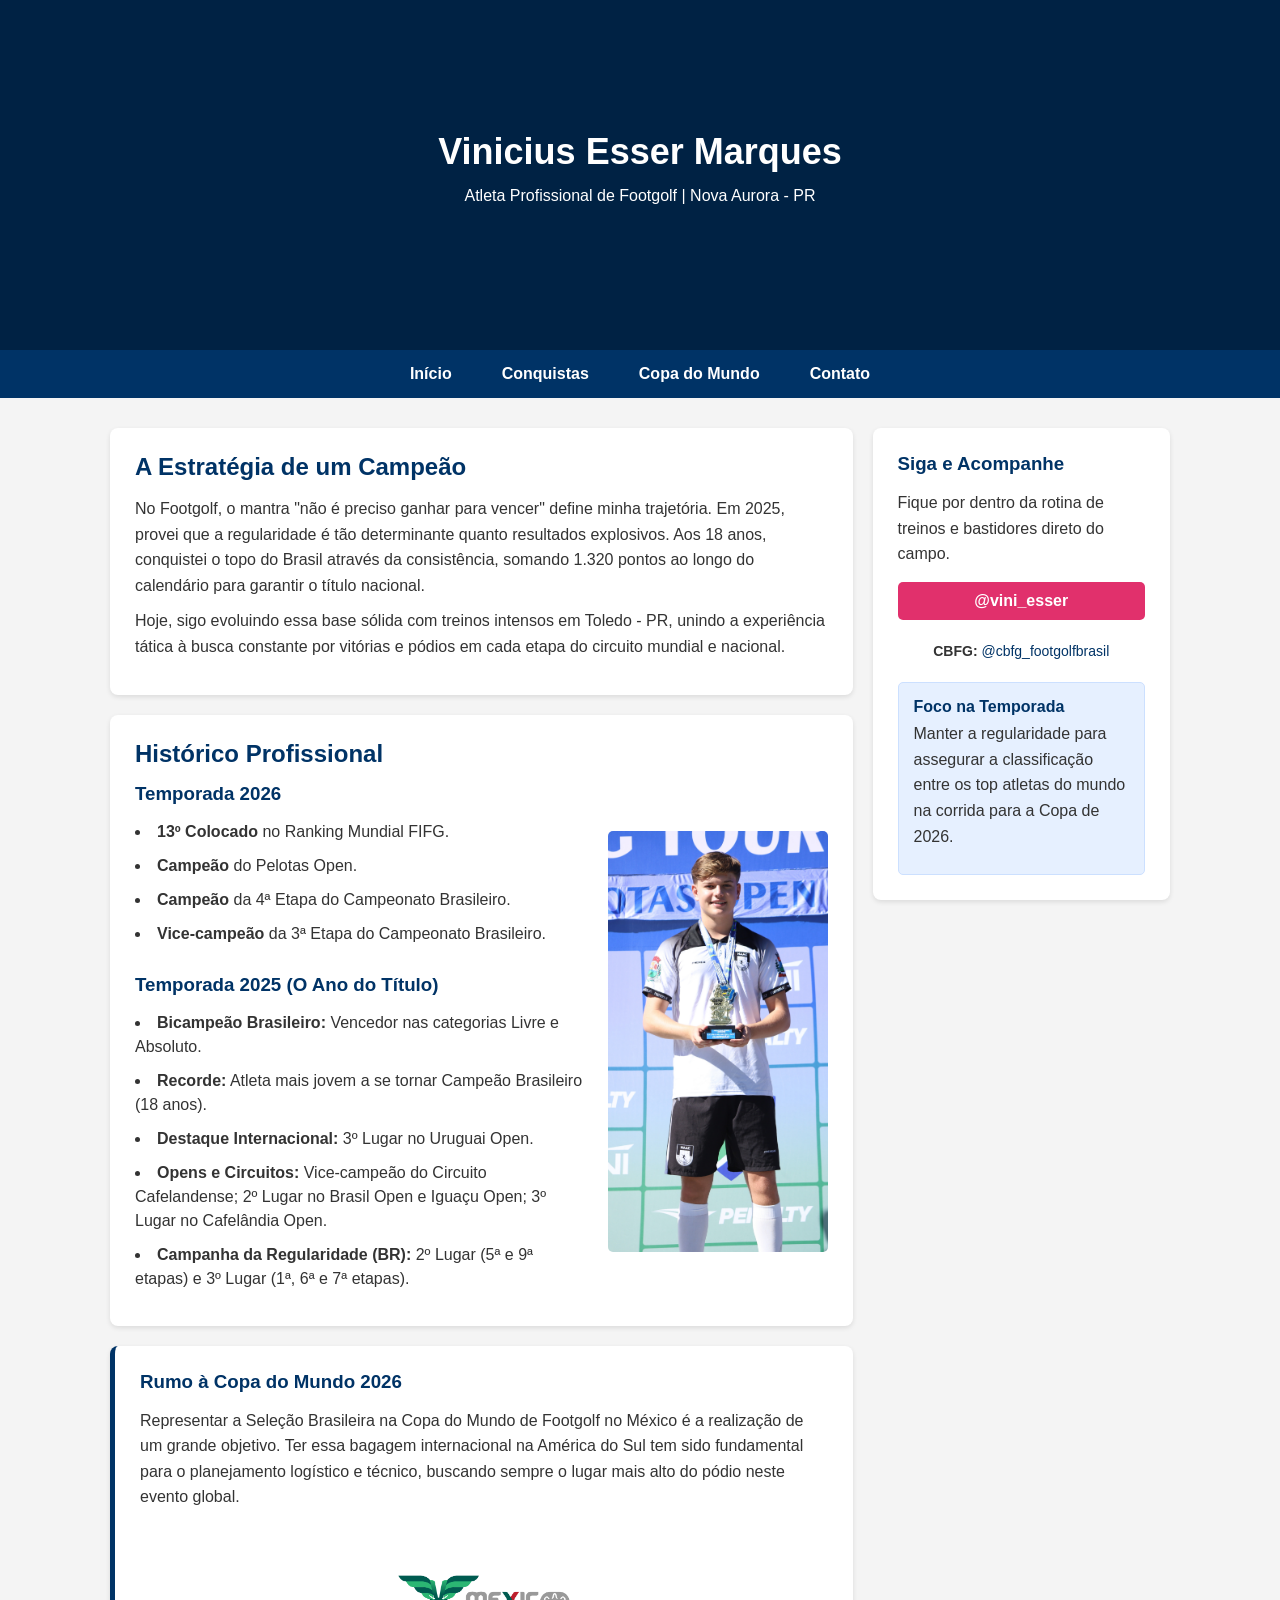
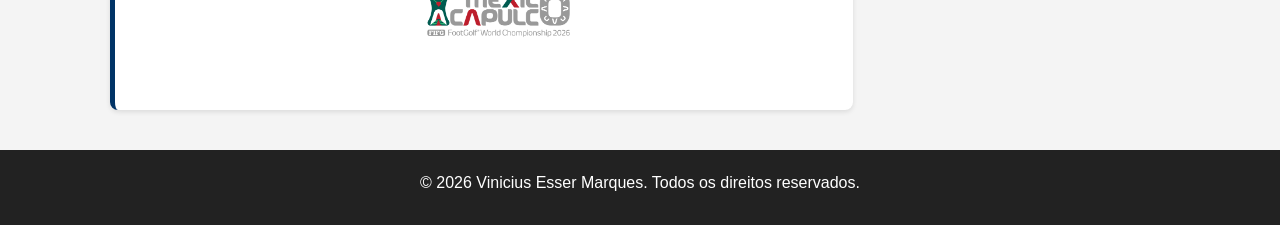
<file: TrabalhoAvaliativo/PagPessoal/index.html>
<!DOCTYPE html>
<html lang="pt-BR">
<head>
    <meta charset="UTF-8">
    <meta name="viewport" content="width=device-width, initial-scale=1.0">
    <title>Vinicius Esser - Portfólio</title>
    <link rel="stylesheet" href="style.css">
</head>
<body>

    <header>
        <video autoplay loop muted playsinline class="bg-video">
            <source src="ViniBrasilOpen.mp4" type="video/mp4">
        </video>
        <div class="header-texto">
            <h1>Vinicius Esser Marques</h1>
            <p>Atleta Profissional de Footgolf | Nova Aurora - PR</p>
        </div>
    </header>

    <nav>
        <ul>
            <li><a href="#inicio">Início</a></li>
            <li><a href="#titulos">Conquistas</a></li>
            <li><a href="#mexico">Copa do Mundo</a></li>
            <li><a href="#contato">Contato</a></li>
        </ul>
    </nav>

    <div class="conteudo-principal">
        
        <main>
            <section id="inicio">
                <h2>A Estratégia de um Campeão</h2>
                <p>No Footgolf, o mantra "não é preciso ganhar para vencer" define minha trajetória. Em 2025, provei que a regularidade é tão determinante quanto resultados explosivos. Aos 18 anos, conquistei o topo do Brasil através da consistência, somando 1.320 pontos ao longo do calendário para garantir o título nacional.</p>
                <p>Hoje, sigo evoluindo essa base sólida com treinos intensos em Toledo - PR, unindo a experiência tática à busca constante por vitórias e pódios em cada etapa do circuito mundial e nacional.</p>
            </section>

            <section id="titulos">
                <h2>Histórico Profissional</h2>
                <div class="bloco-conquistas">
                    <div class="textos-conquistas">
                        
                        <h3>Temporada 2026</h3>
                        <ul>
                            <li><strong>13º Colocado</strong> no Ranking Mundial FIFG.</li>
                            <li><strong>Campeão</strong> do Pelotas Open.</li>
                            <li><strong>Campeão</strong> da 4ª Etapa do Campeonato Brasileiro.</li>
                            <li><strong>Vice-campeão</strong> da 3ª Etapa do Campeonato Brasileiro.</li>
                        </ul>

                        <br>

                        <h3>Temporada 2025 (O Ano do Título)</h3>
                        <ul>
                            <li><strong>Bicampeão Brasileiro:</strong> Vencedor nas categorias Livre e Absoluto.</li>
                            <li><strong>Recorde:</strong> Atleta mais jovem a se tornar Campeão Brasileiro (18 anos).</li>
                            <li><strong>Destaque Internacional:</strong> 3º Lugar no Uruguai Open.</li>
                            <li><strong>Opens e Circuitos:</strong> Vice-campeão do Circuito Cafelandense; 2º Lugar no Brasil Open e Iguaçu Open; 3º Lugar no Cafelândia Open.</li>
                            <li><strong>Campanha da Regularidade (BR):</strong> 2º Lugar (5ª e 9ª etapas) e 3º Lugar (1ª, 6ª e 7ª etapas).</li>
                        </ul>

                    </div>
                    <img src="ViniPodio.jpg" alt="Vinicius no Pódio" class="img-podio">
                </div>
            </section>

            <article id="mexico">
                <h3>Rumo à Copa do Mundo 2026</h3>
                <p>Representar a Seleção Brasileira na Copa do Mundo de Footgolf no México é a realização de um grande objetivo. Ter essa bagagem internacional na América do Sul tem sido fundamental para o planejamento logístico e técnico, buscando sempre o lugar mais alto do pódio neste evento global.</p>
                <img src="CopaLOGO.png" alt="Logo Copa do Mundo" class="img-copa">
            </article>
        </main>

        <aside id="contato">
            <h3>Siga e Acompanhe</h3>
            <p>Fique por dentro da rotina de treinos e bastidores direto do campo.</p>
            
            <a href="https://www.instagram.com/vini_esser/" target="_blank" class="btn-instagram">
                @vini_esser
            </a>
            
            <p style="margin-top: 10px; font-size: 14px; text-align: center;">
                <strong>CBFG:</strong> <a href="https://www.instagram.com/cbfg_footgolfbrasil/" target="_blank" style="color: #003366; text-decoration: none;">@cbfg_footgolfbrasil</a>
            </p>
            
            <div class="caixa-destaque" style="margin-top: 20px;">
                <h4>Foco na Temporada</h4>
                <p>Manter a regularidade para assegurar a classificação entre os top atletas do mundo na corrida para a Copa de 2026.</p>
            </div>
        </aside>

    </div>

    <footer>
        <p>&copy; 2026 Vinicius Esser Marques. Todos os direitos reservados.</p>
    </footer>

</body>
</html>
</file>
<file: Criação de layouts usando flexbox/layout1/style.css>
* { 
    margin: 0; 
    padding: 0; 
    box-sizing: border-box; 
    font-family: sans-serif;
}

.header {
    display: flex;
    justify-content: space-between;
    align-items: center;
    padding: 15px 40px;
    background-color: #000000;
    border-bottom: 4px solid #c50000;
}

.nav {
    display: flex;
    gap: 25px;
}

.logo { 
    width: auto; 
    height: 50px; 
}

.nav-item { 
    text-decoration: none;
    color: #ffffff;
    font-size: 16px;
    font-weight: bold;
    text-transform: uppercase;
}

.btn-primary { 
    width: 150px; 
    height: 40px; 
    background-color: #c50000; 
    color: #ffffff; 
    border: none;
    border-radius: 4px;
    font-weight: bold;
    cursor: pointer;
    text-transform: uppercase;
}

.main-content {
    display: flex;
    height: calc(100vh - 84px);
}

.left-panel {
    flex: 1;
    display: flex;
    flex-direction: column;
    justify-content: center;
    padding: 60px;
    gap: 30px;
    background-color: #111111;
}

.h1-text { 
    color: #ffffff;
    font-size: 3.5rem;
    line-height: 1.1;
}

.p-text { 
    color: #cccccc;
    font-size: 1.2rem;
    line-height: 1.5;
    max-width: 90%;
}

.btn-secondary { 
    width: 250px; 
    height: 60px; 
    background-color: #c50000; 
    border: none; 
    color: #ffffff; 
    font-size: 1.1rem;
    font-weight: bold;
    border-radius: 4px;
    cursor: pointer;
    text-transform: uppercase;
}

.right-panel {
    flex: 1;
    display: flex;
    background-color: #000000;
}

.hero-image { 
    width: 100%; 
    height: 100%; 
    object-fit: cover;
}
</file>
<file: Criação de layouts usando flexbox/layout2/style.css>
* {
    margin: 0;
    padding: 0;
    box-sizing: border-box;
    font-family: sans-serif;
}

.header {
    display: flex;
    justify-content: space-between;
    align-items: center;
    padding: 20px 40px;
    background-color: #000000;
    border-bottom: 2px solid #222222;
}

.header-left, .header-right {
    display: flex;
    align-items: center;
    gap: 25px;
}

.nav {
    display: flex;
    gap: 20px;
}

.logo {
    height: 40px;
    width: auto;
}

.nav-item {
    text-decoration: none;
    color: #ffffff;
    font-size: 16px;
    font-weight: bold;
    text-transform: uppercase;
}

.btn-outline {
    padding: 10px 20px;
    background-color: transparent;
    color: #c50000;
    border: 2px solid #c50000;
    border-radius: 4px;
    cursor: pointer;
    font-size: 14px;
    font-weight: bold;
    text-transform: uppercase;
}

.btn-solid {
    padding: 10px 20px;
    background-color: #c50000;
    color: #ffffff;
    border: 2px solid #c50000;
    border-radius: 4px;
    cursor: pointer;
    font-size: 14px;
    font-weight: bold;
    text-transform: uppercase;
}

.main-content {
    display: flex;
    height: calc(100vh - 84px);
    background-color: #111111;
}

.left-panel {
    flex: 1.2;
    display: flex;
    flex-direction: column;
    justify-content: center;
    padding: 80px;
    gap: 30px;
}

.h1-text {
    font-size: 4rem;
    color: #ffffff;
    line-height: 1.1;
}

.p-text {
    font-size: 1.2rem;
    color: #cccccc;
    line-height: 1.5;
    max-width: 600px;
}

.action-group {
    display: flex;
    gap: 15px;
}

.right-panel {
    flex: 0.8;
    display: flex;
    align-items: center;
    justify-content: center;
    background-color: #ffffff;
    border-left: 5px solid #c50000;
}

.visual-img {
    max-width: 80%;
    max-height: 80%;
    object-fit: contain;
}
</file>
<file: Criação de layouts usando flexbox/layout3/style.css>
* {
    margin: 0;
    padding: 0;
    box-sizing: border-box;
    font-family: sans-serif;
}

body {
    background-image: linear-gradient(rgba(0, 0, 0, 0.85), rgba(0, 0, 0, 0.95)), url('Torcida-do-Flamengo.jpg');
    background-size: cover;
    background-position: center;
    color: #ffffff;
    min-height: 100vh;
    display: flex;
    flex-direction: column;
}

.header {
    display: flex;
    justify-content: space-between;
    align-items: center;
    padding: 20px 40px;
}

.nav-left, .nav-right {
    display: flex;
    align-items: center;
    gap: 20px;
}

.logo {
    height: 35px;
    width: auto;
}

.nav {
    display: flex;
    gap: 20px;
}

.nav a, .login-link {
    text-decoration: none;
    color: #ffffff;
    font-size: 14px;
    font-weight: bold;
}

.search-input {
    padding: 8px 12px;
    border-radius: 6px;
    border: 1px solid #666;
    background-color: transparent;
    color: white;
}

.btn-signup {
    padding: 8px 16px;
    background-color: transparent;
    color: #ffffff;
    border: 1px solid #ffffff;
    border-radius: 6px;
    cursor: pointer;
    font-weight: bold;
}

.main-content {
    flex: 1;
    display: flex;
    flex-direction: column;
    align-items: center;
    justify-content: center;
    text-align: center;
    padding: 0 20px;
    gap: 30px;
}

.main-title {
    font-size: 4.5rem;
    max-width: 900px;
    line-height: 1.1;
}

.sub-text {
    font-size: 1.2rem;
    color: #cccccc;
    max-width: 700px;
    line-height: 1.5;
}

.form-group {
    display: flex;
    gap: 15px;
    width: 100%;
    max-width: 800px;
    margin-top: 20px;
}

.email-input {
    flex: 2;
    padding: 15px;
    border-radius: 6px;
    border: none;
    font-size: 1rem;
}

.btn-submit {
    flex: 1;
    background-color: #238636;
    color: white;
    border: none;
    border-radius: 6px;
    font-size: 1rem;
    font-weight: bold;
    cursor: pointer;
}

.btn-outline-white {
    flex: 1.2;
    background-color: transparent;
    color: white;
    border: 1px solid #ffffff;
    border-radius: 6px;
    font-size: 1rem;
    font-weight: bold;
    cursor: pointer;
}
</file>
<file: Criação de layouts usando flexbox/layout4/style.css>
* { 
    margin: 0; 
    padding: 0; 
    box-sizing: border-box; 
    font-family: sans-serif; 
}

body { 
    background-color: #0f1115; 
    padding: 40px; 
    color: #ffffff; 
}

.container { 
    display: flex; 
    flex-direction: column; 
    gap: 50px; 
}

.row { 
    display: flex; 
    flex-direction: column; 
    gap: 20px; 
}

.section-title { 
    font-size: 1.5rem; 
    font-weight: bold; 
}

.cards-flex { 
    display: flex; 
    gap: 15px; 
    overflow-x: auto;
    padding-bottom: 10px;
}

.card-v { 
    min-width: 160px; 
    height: 230px; 
    background-color: #1a1d24; 
    border-radius: 8px;
    display: flex;
    flex-direction: column;
    align-items: center;
    justify-content: center;
    gap: 15px;
    position: relative;
    border: 1px solid #2a2d34;
    cursor: pointer;
}

.card-v img {
    width: 90px;
    height: 90px;
    object-fit: contain;
}

.team-name {
    font-size: 14px;
    font-weight: bold;
}

.live-badge {
    background-color: #e50914;
    color: #ffffff;
    font-size: 10px;
    font-weight: bold;
    padding: 4px 8px;
    border-radius: 4px;
    position: absolute;
    top: 10px;
    right: 10px;
}

.card-h { 
    flex: 1; 
    min-width: 250px;
    height: 180px; 
    background: linear-gradient(135deg, #1a1d24, #0f1115);
    border: 1px solid #2a2d34;
    border-radius: 8px;
    padding: 25px;
    display: flex;
    flex-direction: column;
    justify-content: center;
    gap: 15px;
}

.card-h-title {
    font-size: 1.2rem;
    color: #00ff88;
}

.card-h-text {
    font-size: 0.95rem;
    color: #a0a0a0;
    line-height: 1.4;
}
</file>
<file: Criação de layouts usando flexbox/layout5/style.css>
* {
    margin: 0;
    padding: 0;
    box-sizing: border-box;
    font-family: sans-serif;
}

body {
    background-color: #f4f4f4;
    padding: 40px 20px;
}

.news-feed {
    max-width: 900px;
    margin: 0 auto;
    display: flex;
    flex-direction: column;
    gap: 30px;
    background-color: #ffffff;
    padding: 30px;
    border: 1px solid #e0e0e0;
}

.news-item {
    display: flex;
    gap: 25px;
    padding-bottom: 25px;
    border-bottom: 1px solid #cccccc;
}

.news-item:last-child {
    border-bottom: none;
    padding-bottom: 0;
}

.news-thumb {
    width: 300px;
    height: 170px;
    object-fit: contain;
    background-color: #eeeeee;
}

.news-content {
    flex: 1;
    display: flex;
    flex-direction: column;
    justify-content: flex-start;
    gap: 8px;
}

.category {
    font-size: 14px;
    font-weight: bold;
    text-transform: lowercase;
}

.flamengo {
    color: #c50000;
}

.corinthians {
    color: #333333;
}

.palmeiras {
    color: #008000;
}

.news-title {
    font-size: 24px;
    color: #008800;
    line-height: 1.2;
}

.news-subtitle {
    font-size: 16px;
    color: #555555;
    line-height: 1.4;
    margin-bottom: 10px;
}

.timestamp {
    font-size: 12px;
    color: #888888;
    margin-top: auto;
}
</file>
<file: Criação de layouts usando flexbox/layout6/style.css>
* {
    margin: 0;
    padding: 0;
    box-sizing: border-box;
    font-family: sans-serif;
}

body {
    background-color: #f8f8f8;
    padding-bottom: 50px;
}

.header {
    display: flex;
    justify-content: space-between;
    align-items: center;
    padding: 15px 30px;
    background-color: #ffffff;
    border-bottom: 1px solid #eeeeee;
}

.logo {
    height: 35px;
    width: auto;
}

.search-bar input {
    padding: 10px 15px;
    border-radius: 20px;
    border: 1px solid #cccccc;
    width: 300px;
    background-color: #f4f4f4;
}

.nav {
    display: flex;
    gap: 20px;
}

.nav a {
    text-decoration: none;
    color: #333333;
    font-weight: bold;
    font-size: 14px;
}

.auth-buttons {
    display: flex;
    align-items: center;
    gap: 15px;
}

.login {
    text-decoration: none;
    color: #333333;
    font-weight: bold;
}

.signup {
    padding: 10px 20px;
    background-color: #c50000;
    color: #ffffff;
    border: none;
    border-radius: 8px;
    font-weight: bold;
    cursor: pointer;
}

.filters-section {
    display: flex;
    justify-content: space-between;
    align-items: center;
    padding: 20px 30px;
}

.btn-filter {
    padding: 8px 15px;
    background-color: #ffffff;
    border: 1px solid #cccccc;
    border-radius: 6px;
    cursor: pointer;
    font-weight: bold;
}

.categories {
    display: flex;
    gap: 20px;
}

.categories a {
    text-decoration: none;
    color: #666666;
    font-weight: bold;
    font-size: 14px;
}

.categories a.active {
    color: #000000;
}


.grid-container {
    display: grid;
    grid-template-columns: repeat(4, 1fr); 
    gap: 30px; 
    padding: 0 30px;
}

.card {
    display: flex;
    flex-direction: column;
    gap: 10px;
}

.card-img {
    width: 100%;
    height: 220px;
    object-fit: cover;
    border-radius: 8px;
    background-color: #ffffff;
    border: 1px solid #eaeaea;
}

.card-footer {
    display: flex;
    justify-content: space-between;
    align-items: center;
    font-size: 14px;
}

.card-title {
    font-weight: bold;
    color: #333333;
}

.card-stats {
    color: #888888;
    font-size: 12px;
}
</file>
<file: TrabalhoAvaliativo/PagPessoal/style.css>
* {
    margin: 0;
    padding: 0;
    box-sizing: border-box;
    font-family: Arial, Helvetica, sans-serif;
}

body {
    background-color: #f4f4f4;
    color: #333;
}

header {
    position: relative;
    height: 350px;
    display: flex;
    align-items: center;
    justify-content: center;
    overflow: hidden;
    background-color: #002244;
}

.bg-video {
    position: absolute;
    top: 50%;
    left: 50%;
    transform: translate(-50%, -50%);
    min-width: 100%;
    min-height: 100%;
    opacity: 0.4;
}

.header-texto {
    position: relative;
    color: white;
    text-align: center;
    z-index: 10;
}

.header-texto h1 {
    font-size: 36px;
    margin-bottom: 10px;
}

nav {
    background-color: #003366;
}

nav ul {
    display: flex;
    justify-content: center;
    list-style: none;
    padding: 15px;
}

nav ul li a {
    color: white;
    text-decoration: none;
    padding: 15px 25px;
    font-weight: bold;
}

nav ul li a:hover {
    background-color: #002244;
    border-radius: 5px;
}

.conteudo-principal {
    display: flex;
    max-width: 1100px;
    margin: 30px auto;
    gap: 20px;
    padding: 0 20px;
}

main {
    flex: 3;
    display: flex;
    flex-direction: column;
    gap: 20px;
}

section, article {
    background-color: white;
    padding: 25px;
    border-radius: 8px;
    box-shadow: 0 2px 5px rgba(0,0,0,0.1);
}

article {
    border-left: 5px solid #003366;
}

h2, h3 {
    color: #003366;
    margin-bottom: 15px;
}

p {
    line-height: 1.6;
    margin-bottom: 10px;
}

.bloco-conquistas {
    display: flex;
    gap: 20px;
    align-items: center;
}

.textos-conquistas {
    flex: 2;
}

.textos-conquistas ul {
    list-style-position: inside;
}

.textos-conquistas li {
    margin-bottom: 10px;
    line-height: 1.5;
}

.img-podio {
    flex: 1;
    max-width: 220px;
    border-radius: 5px;
}

.img-copa {
    max-width: 200px;
    display: block;
    margin: 20px auto 0 auto;
}

aside {
    flex: 1;
    background-color: white;
    padding: 25px;
    border-radius: 8px;
    box-shadow: 0 2px 5px rgba(0,0,0,0.1);
    height: fit-content;
}

.btn-instagram {
    display: block;
    background-color: #e1306c;
    color: white;
    text-align: center;
    padding: 10px;
    text-decoration: none;
    border-radius: 5px;
    font-weight: bold;
    margin-top: 15px;
    margin-bottom: 20px;
}

.caixa-destaque {
    background-color: #e6f0ff;
    padding: 15px;
    border-radius: 5px;
    border: 1px solid #cce0ff;
}

.caixa-destaque h4 {
    color: #003366;
    margin-bottom: 5px;
}

footer {
    background-color: #222;
    color: white;
    text-align: center;
    padding: 20px;
    margin-top: 40px;
}

@media (max-width: 768px) {
    .conteudo-principal {
        flex-direction: column;
    }
    .bloco-conquistas {
        flex-direction: column;
    }
    nav ul {
        flex-direction: column;
        align-items: center;
        gap: 10px;
    }
}
</file>
